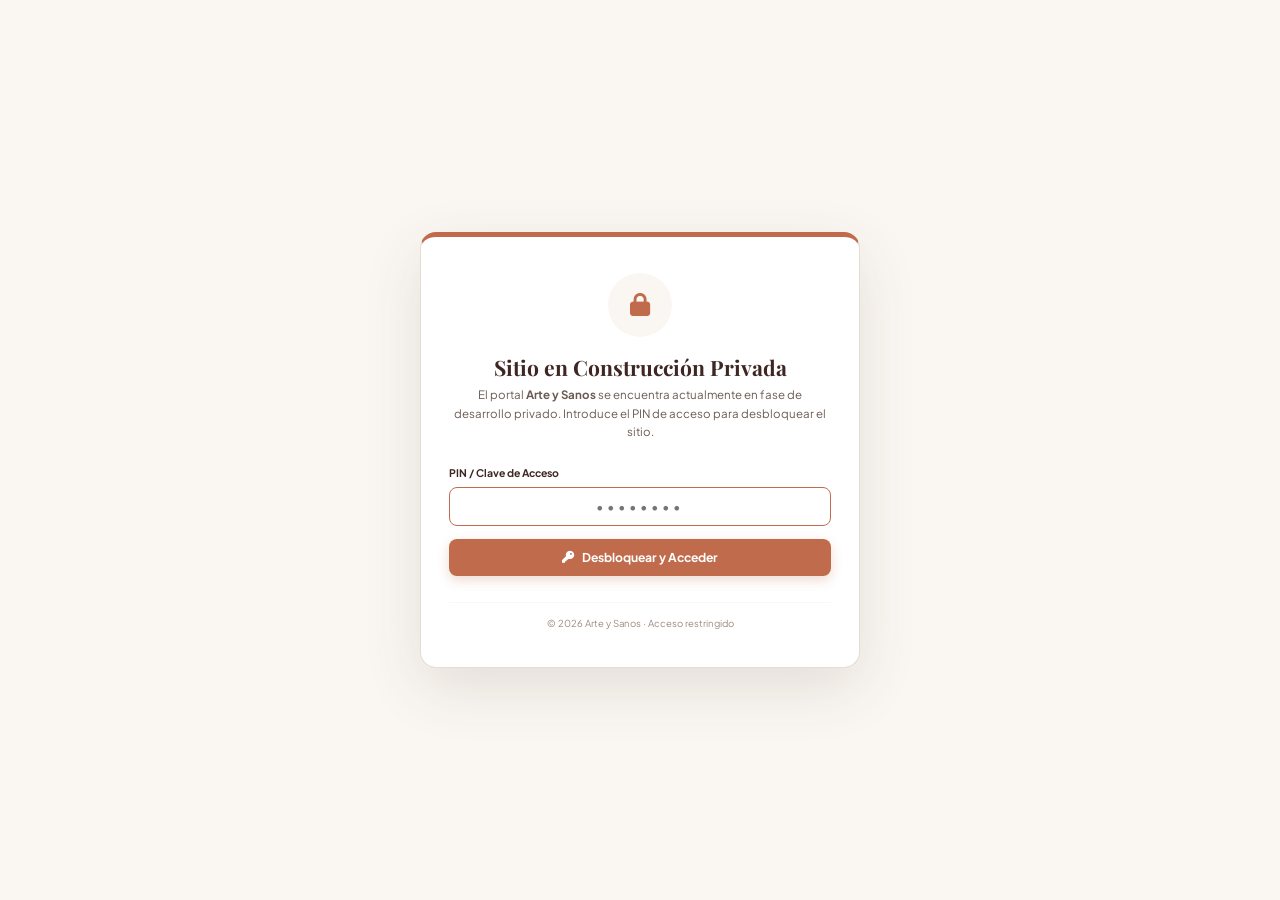
<file: aviso-legal.html>
<!DOCTYPE html>
<html lang="es">
<head>
  <meta charset="UTF-8">
  <meta name="viewport" content="width=device-width, initial-scale=1.0">
  <title>Aviso Legal | Arte y Sanos</title>
  <meta name="description" content="Aviso Legal y Condiciones Generales de Uso de Arte y Sanos conforme a la LSSI-CE y normativa española.">
  <link rel="stylesheet" href="https://cdnjs.cloudflare.com/ajax/libs/font-awesome/6.5.1/css/all.min.css">
  <link rel="preconnect" href="https://fonts.googleapis.com">
  <link rel="preconnect" href="https://fonts.gstatic.com" crossorigin>
  <link href="https://fonts.googleapis.com/css2?family=Playfair+Display:ital,wght@0,500;0,700;1,400&family=Plus+Jakarta+Sans:wght@400;500;600;700&display=swap" rel="stylesheet">
  <script src="src/siteLock.js"></script>
  <link rel="stylesheet" href="index.css">
  <script src="src/pageTransition.js"></script>
</head>
<body>
  <!-- Header -->
  <header class="header" id="mainHeader">
    <div class="container nav-wrapper">
      <a href="index.html" class="logo">
        <i class="fa-solid fa-hands-holding"></i> Arte y Sanos
      </a>
      <nav>
        <ul class="nav-links">
          <li><a href="index.html#directorio" class="nav-link">Explorar</a></li>
          <li><a href="index.html#categorias" class="nav-link">Categorías</a></li>
          <li><a href="index.html#nosotros" class="nav-link">Filosofía</a></li>
        </ul>
      </nav>
      <div class="nav-actions">
        <a href="index.html" class="btn btn-secondary" style="font-size: 0.85rem; padding: 0.5rem 1rem;">
          <i class="fa-solid fa-arrow-left"></i> Volver a la Web
        </a>
      </div>
    </div>
  </header>

  <main style="padding: 9rem 0 5rem; min-height: 80vh;">
    <div class="container" style="max-width: 900px;">
      <span class="section-tag"><i class="fa-solid fa-scale-balanced"></i> Información Legal (LSSI-CE)</span>
      <h1 style="font-size: 2.4rem; color: var(--primary-dark); margin-bottom: 1.5rem; font-family: var(--font-heading);">
        Aviso Legal
      </h1>
      <p style="color: var(--text-secondary); margin-bottom: 2rem; font-size: 0.95rem;">
        Última actualización: 21 de agosto de 2026
      </p>

      <div style="background: var(--bg-card); padding: 2.5rem; border-radius: var(--radius-md); border: 1px solid var(--border-color); box-shadow: var(--shadow-sm); line-height: 1.8; color: var(--text-primary); font-size: 0.95rem;">
        
        <h3 style="color: var(--primary-dark); margin-top: 0; font-size: 1.3rem;">1. Datos Identificativos del Titular</h3>
        <p>En cumplimiento de lo dispuesto en el artículo 10 de la Ley 34/2002, de 11 de julio, de Servicios de la Sociedad de la Información y de Comercio Electrónico (LSSI-CE), se informa a los usuarios de los datos identificativos del titular de este sitio web:</p>
        <ul style="padding-left: 1.5rem; margin: 1rem 0;">
          <li><strong>Denominación del Proyecto / Nombre Comercial:</strong> Arte y Sanos</li>
          <li><strong>Titular / Responsable:</strong> Arte y Sanos (En proceso de registro / Titular de la Plataforma)</li>
          <li><strong>NIF / CIF:</strong> Disponible previa solicitud de personas interesadas a través del canal oficial.</li>
          <li><strong>Domicilio y Ámbito Territorial:</strong> España</li>
          <li><strong>Correo Electrónico de Contacto Oficial:</strong> <a href="mailto:hola@arteysanos.es" style="color: var(--terracotta); font-weight: 600;">hola@arteysanos.es</a></li>
          <li><strong>Actividad de la Plataforma:</strong> Directorio, promoción y visibilización de talleres artesanales, diseñadores y creadores de oficios tradicionales y contemporáneos.</li>
        </ul>

        <h3 style="color: var(--primary-dark); margin-top: 2rem; font-size: 1.3rem;">2. Objeto y Ámbito de Aplicación</h3>
        <p>El presente Aviso Legal regula el acceso, navegación y uso del sitio web <strong>arteysanos-2a706.web.app</strong> (y dominios asociados). El acceso y uso del sitio web confiere la condición de Usuario e implica la aceptación plena de todas las disposiciones incluidas en este Aviso Legal, en nuestra <a href="privacidad.html" style="color: var(--terracotta); text-decoration: underline;">Política de Privacidad</a> y en los <a href="terminos.html" style="color: var(--terracotta); text-decoration: underline;">Términos y Condiciones de Uso</a>.</p>

        <h3 style="color: var(--primary-dark); margin-top: 2rem; font-size: 1.3rem;">3. Propiedad Intelectual e Industrial</h3>
        <p>Todos los derechos sobre la marca, nombre comercial, logotipo, arquitectura web, código fuente, diseño gráfico, combinaciones cromáticas e interfaces de <strong>Arte y Sanos</strong> son titularidad exclusiva de sus creadores o se dispone de las licencias correspondientes.</p>
        <p>Las fotografías, descripciones y logotipos de cada taller artesanal son propiedad de sus respectivos autores o titulares, habiendo concedido estos a <em>Arte y Sanos</em> autorización de exhibición no exclusiva para la promoción de sus oficios en el directorio.</p>

        <h3 style="color: var(--primary-dark); margin-top: 2rem; font-size: 1.3rem;">4. Exclusión de Responsabilidad</h3>
        <p><strong>Arte y Sanos</strong> actúa exclusivamente como punto de encuentro y directorio de visibilidad cultural y comercial. En consecuencia:</p>
        <ul style="padding-left: 1.5rem; margin: 1rem 0;">
          <li>No participa directamente en las transacciones comerciales, pagos o envíos acordados libremente entre usuarios y artesanos independientes.</li>
          <li>No garantiza la veracidad absoluta de los datos que los propios talleres introducen en sus fichas públicas, si bien se reserva el derecho de revisión y verificación documental.</li>
          <li>No se hace responsable del mal uso del portal ni de interrupciones técnicas imputables a proveedores de infraestructura externa o redes de telecomunicaciones.</li>
        </ul>

        <h3 style="color: var(--primary-dark); margin-top: 2rem; font-size: 1.3rem;">5. Legislación Aplicable y Jurisdicción</h3>
        <p>Para la resolución de todas las controversias o cuestiones relacionadas con el presente sitio web o de las actividades en él desarrolladas, será de aplicación la legislación española, a la que se someten expresamente las partes, siendo competentes para la resolución de todos los conflictos derivados o relacionados con su uso los Juzgados y Tribunales competentes conforme a la normativa de consumidores y usuarios.</p>

      </div>
    </div>
  </main>

  <footer class="footer">
    <div class="container text-center">
      <div style="display: flex; justify-content: center; gap: 1.5rem; margin-bottom: 1rem; flex-wrap: wrap;">
        <a href="aviso-legal.html" style="color: var(--text-secondary); font-weight: 600;">Aviso Legal</a>
        <a href="privacidad.html" style="color: var(--text-secondary); font-weight: 600;">Política de Privacidad</a>
        <a href="terminos.html" style="color: var(--text-secondary); font-weight: 600;">Términos y Condiciones</a>
        <a href="cookies.html" style="color: var(--text-secondary); font-weight: 600;">Política de Cookies</a>
      </div>
      <div>© 2026 Arte y Sanos. Todos los derechos reservados.</div>
    </div>
  </footer>
</body>
</html>
</file>
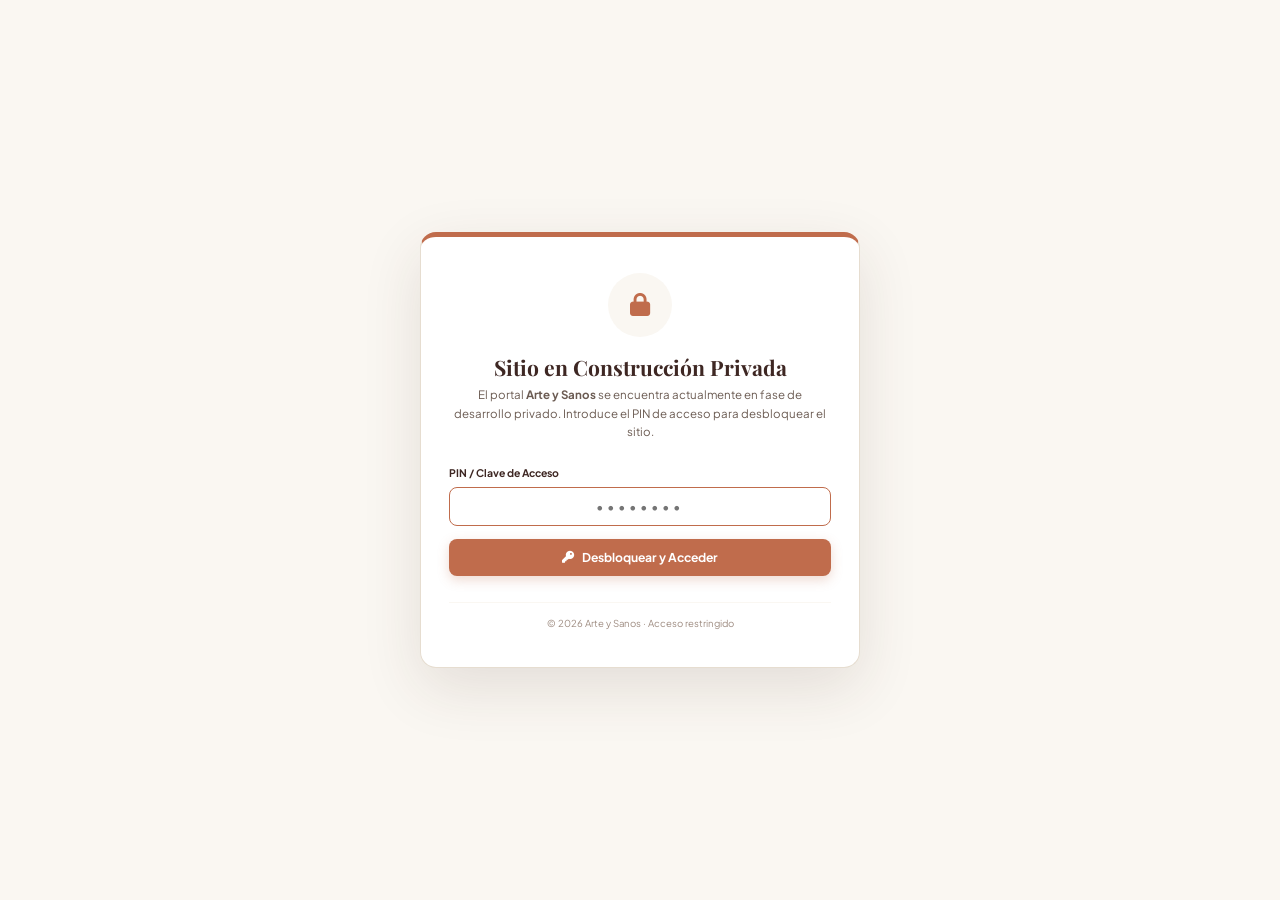
<file: cookies.html>
<!DOCTYPE html>
<html lang="es">
<head>
  <meta charset="UTF-8">
  <meta name="viewport" content="width=device-width, initial-scale=1.0">
  <title>Política de Cookies | Arte y Sanos</title>
  <meta name="description" content="Información sobre el uso de cookies técnicas y de sesión en Arte y Sanos conforme a la LSSI-CE y directrices de la AEPD.">
  <link rel="stylesheet" href="https://cdnjs.cloudflare.com/ajax/libs/font-awesome/6.5.1/css/all.min.css">
  <link rel="preconnect" href="https://fonts.googleapis.com">
  <link rel="preconnect" href="https://fonts.gstatic.com" crossorigin>
  <link href="https://fonts.googleapis.com/css2?family=Playfair+Display:ital,wght@0,500;0,700;1,400&family=Plus+Jakarta+Sans:wght@400;500;600;700&display=swap" rel="stylesheet">
  <script src="src/siteLock.js"></script>
  <link rel="stylesheet" href="index.css">
  <script src="src/pageTransition.js"></script>
</head>
<body>
  <!-- Header -->
  <header class="header" id="mainHeader">
    <div class="container nav-wrapper">
      <a href="index.html" class="logo">
        <i class="fa-solid fa-hands-holding"></i> Arte y Sanos
      </a>
      <nav>
        <ul class="nav-links">
          <li><a href="index.html#directorio" class="nav-link">Explorar</a></li>
          <li><a href="index.html#categorias" class="nav-link">Categorías</a></li>
          <li><a href="index.html#nosotros" class="nav-link">Filosofía</a></li>
        </ul>
      </nav>
      <div class="nav-actions">
        <a href="index.html" class="btn btn-secondary" style="font-size: 0.85rem; padding: 0.5rem 1rem;">
          <i class="fa-solid fa-arrow-left"></i> Volver a la Web
        </a>
      </div>
    </div>
  </header>

  <main style="padding: 9rem 0 5rem; min-height: 80vh;">
    <div class="container" style="max-width: 900px;">
      <span class="section-tag"><i class="fa-solid fa-cookie-bite"></i> Gestión de Cookies (LSSI-CE)</span>
      <h1 style="font-size: 2.4rem; color: var(--primary-dark); margin-bottom: 1.5rem; font-family: var(--font-heading);">
        Política de Cookies
      </h1>
      <p style="color: var(--text-secondary); margin-bottom: 2rem; font-size: 0.95rem;">
        Conforme al artículo 22.2 de la LSSI-CE y la Guía sobre el uso de cookies de la Agencia Española de Protección de Datos (AEPD).
      </p>

      <div style="background: var(--bg-card); padding: 2.5rem; border-radius: var(--radius-md); border: 1px solid var(--border-color); box-shadow: var(--shadow-sm); line-height: 1.8; color: var(--text-primary); font-size: 0.95rem;">
        
        <h3 style="color: var(--primary-dark); margin-top: 0; font-size: 1.3rem;">1. ¿Qué son las Cookies?</h3>
        <p>Una cookie o dispositivo de almacenamiento y recuperación de datos (como el LocalStorage) es un pequeño fichero que se descarga en el dispositivo del usuario al acceder a determinadas páginas web. Permite a un sitio web almacenar y recuperar información sobre los hábitos de navegación del usuario o de su equipo, y recordar preferencias técnicas o sesiones activas.</p>

        <h3 style="color: var(--primary-dark); margin-top: 2rem; font-size: 1.3rem;">2. Tipos de Cookies que Utilizamos</h3>
        <p>En <strong>Arte y Sanos</strong> empleamos únicamente las cookies y tecnologías de almacenamiento local estrictamente necesarias para el funcionamiento del portal y la personalización consentida:</p>

        <table style="width: 100%; border-collapse: collapse; margin: 1.5rem 0; font-size: 0.88rem;">
          <thead>
            <tr style="background: var(--bg-subtle); border-bottom: 2px solid var(--border-color); text-align: left;">
              <th style="padding: 0.75rem;">Nombre / Clave</th>
              <th style="padding: 0.75rem;">Tipo</th>
              <th style="padding: 0.75rem;">Finalidad</th>
              <th style="padding: 0.75rem;">Duración</th>
            </tr>
          </thead>
          <tbody>
            <tr style="border-bottom: 1px solid var(--border-color);">
              <td style="padding: 0.75rem;"><strong>firebase:authUser:...</strong></td>
              <td style="padding: 0.75rem;">Técnica / Esencial</td>
              <td style="padding: 0.75rem;">Mantener la sesión iniciada del usuario o artesano de forma segura.</td>
              <td style="padding: 0.75rem;">Persistente</td>
            </tr>
            <tr style="border-bottom: 1px solid var(--border-color);">
              <td style="padding: 0.75rem;"><strong>arteysanos_cookie_consent</strong></td>
              <td style="padding: 0.75rem;">Técnica / Preferencias</td>
              <td style="padding: 0.75rem;">Almacena la preferencia de aceptación o rechazo del banner de cookies.</td>
              <td style="padding: 0.75rem;">1 año</td>
            </tr>
            <tr style="border-bottom: 1px solid var(--border-color);">
              <td style="padding: 0.75rem;"><strong>arteysanos_crm_admin</strong></td>
              <td style="padding: 0.75rem;">Técnica / Sesión</td>
              <td style="padding: 0.75rem;">Autenticación temporal de la sesión administrativa del CRM.</td>
              <td style="padding: 0.75rem;">Sesión</td>
            </tr>
            <tr>
              <td style="padding: 0.75rem;"><strong>arteysanos_intro_seen</strong></td>
              <td style="padding: 0.75rem;">Preferencias UI</td>
              <td style="padding: 0.75rem;">Evita repetir la animación inicial teatral en visitas recurrentes.</td>
              <td style="padding: 0.75rem;">Persistente</td>
            </tr>
          </tbody>
        </table>

        <h3 style="color: var(--primary-dark); margin-top: 2rem; font-size: 1.3rem;">3. ¿Cómo Gestionar o Desactivar las Cookies?</h3>
        <p>Puedes cambiar tus preferencias en cualquier momento a través del banner de configuración o configurar tu navegador web para rechazar o eliminar las cookies:</p>
        <ul style="padding-left: 1.5rem; margin: 1rem 0;">
          <li><a href="https://support.google.com/chrome/answer/95647" target="_blank" style="color: var(--terracotta);">Google Chrome</a></li>
          <li><a href="https://support.mozilla.org/es/kb/habilitar-y-deshabilitar-cookies-sitios-web-rastrear-preferencias" target="_blank" style="color: var(--terracotta);">Mozilla Firefox</a></li>
          <li><a href="https://support.apple.com/es-es/HT201265" target="_blank" style="color: var(--terracotta);">Apple Safari</a></li>
          <li><a href="https://support.microsoft.com/es-es/microsoft-edge/eliminar-las-cookies-en-microsoft-edge-63947406-40ac-c3b8-57b9-2a946a29ae09" target="_blank" style="color: var(--terracotta);">Microsoft Edge</a></li>
        </ul>

      </div>
    </div>
  </main>

  <footer class="footer">
    <div class="container text-center">
      <div style="display: flex; justify-content: center; gap: 1.5rem; margin-bottom: 1rem; flex-wrap: wrap;">
        <a href="aviso-legal.html" style="color: var(--text-secondary); font-weight: 600;">Aviso Legal</a>
        <a href="privacidad.html" style="color: var(--text-secondary); font-weight: 600;">Política de Privacidad</a>
        <a href="terminos.html" style="color: var(--text-secondary); font-weight: 600;">Términos y Condiciones</a>
        <a href="cookies.html" style="color: var(--text-secondary); font-weight: 600;">Política de Cookies</a>
      </div>
      <div>© 2026 Arte y Sanos. Todos los derechos reservados.</div>
    </div>
  </footer>
</body>
</html>
</file>
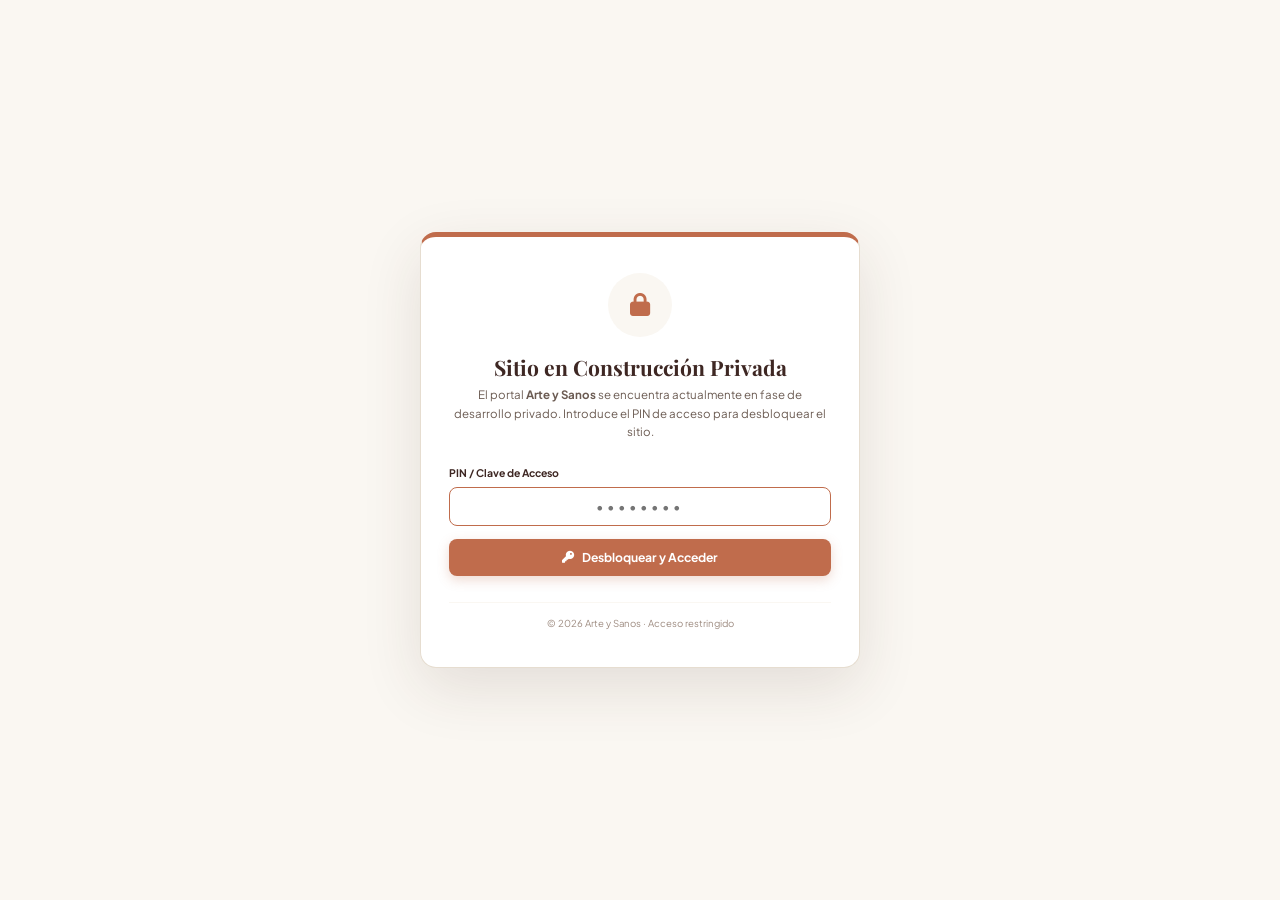
<file: privacidad.html>
<!DOCTYPE html>
<html lang="es">
<head>
  <meta charset="UTF-8">
  <meta name="viewport" content="width=device-width, initial-scale=1.0">
  <title>Política de Privacidad | Arte y Sanos</title>
  <meta name="description" content="Política de Privacidad y Protección de Datos Personales de Arte y Sanos conforme al RGPD (UE 2016/679) y LOPDGDD (Ley Orgánica 3/2018).">
  <link rel="stylesheet" href="https://cdnjs.cloudflare.com/ajax/libs/font-awesome/6.5.1/css/all.min.css">
  <link rel="preconnect" href="https://fonts.googleapis.com">
  <link rel="preconnect" href="https://fonts.gstatic.com" crossorigin>
  <link href="https://fonts.googleapis.com/css2?family=Playfair+Display:ital,wght@0,500;0,700;1,400&family=Plus+Jakarta+Sans:wght@400;500;600;700&display=swap" rel="stylesheet">
  <script src="src/siteLock.js"></script>
  <link rel="stylesheet" href="index.css">
  <script src="src/pageTransition.js"></script>
</head>
<body>
  <!-- Header -->
  <header class="header" id="mainHeader">
    <div class="container nav-wrapper">
      <a href="index.html" class="logo">
        <i class="fa-solid fa-hands-holding"></i> Arte y Sanos
      </a>
      <nav>
        <ul class="nav-links">
          <li><a href="index.html#directorio" class="nav-link">Explorar</a></li>
          <li><a href="index.html#categorias" class="nav-link">Categorías</a></li>
          <li><a href="index.html#nosotros" class="nav-link">Filosofía</a></li>
        </ul>
      </nav>
      <div class="nav-actions">
        <a href="index.html" class="btn btn-secondary" style="font-size: 0.85rem; padding: 0.5rem 1rem;">
          <i class="fa-solid fa-arrow-left"></i> Volver a la Web
        </a>
      </div>
    </div>
  </header>

  <main style="padding: 9rem 0 5rem; min-height: 80vh;">
    <div class="container" style="max-width: 900px;">
      <span class="section-tag"><i class="fa-solid fa-shield-halved"></i> Protección de Datos (RGPD & LOPDGDD)</span>
      <h1 style="font-size: 2.4rem; color: var(--primary-dark); margin-bottom: 1.5rem; font-family: var(--font-heading);">
        Política de Privacidad
      </h1>
      <p style="color: var(--text-secondary); margin-bottom: 2rem; font-size: 0.95rem;">
        Conforme al Reglamento General de Protección de Datos (UE 2016/679 - RGPD) y la Ley Orgánica 3/2018 (LOPDGDD).
      </p>

      <div style="background: var(--bg-card); padding: 2.5rem; border-radius: var(--radius-md); border: 1px solid var(--border-color); box-shadow: var(--shadow-sm); line-height: 1.8; color: var(--text-primary); font-size: 0.95rem;">
        
        <h3 style="color: var(--primary-dark); margin-top: 0; font-size: 1.3rem;">1. Responsable del Tratamiento</h3>
        <p>El responsable del tratamiento de los datos personales recabados a través de este portal es:</p>
        <ul style="padding-left: 1.5rem; margin: 1rem 0;">
          <li><strong>Identidad:</strong> Arte y Sanos (Titularidad de la Plataforma)</li>
          <li><strong>Correo de Contacto RGPD:</strong> <a href="mailto:hola@arteysanos.es" style="color: var(--terracotta); font-weight: 600;">hola@arteysanos.es</a></li>
          <li><strong>País:</strong> España</li>
        </ul>

        <h3 style="color: var(--primary-dark); margin-top: 2rem; font-size: 1.3rem;">2. Finalidad y Datos que Recogemos</h3>
        <p>Tratamos la información que nos facilitan las personas interesadas para las siguientes finalidades específicas:</p>
        <ul style="padding-left: 1.5rem; margin: 1rem 0;">
          <li><strong>Creación y Gestión de Cuentas (Clientes y Artesanos):</strong> Nombre, alias, correo electrónico y credenciales de autenticación segura (vía Firebase Authentication o Google Auth).</li>
          <li><strong>Publicación de Perfiles de Talleres y Proyectos:</strong> Datos de contacto profesional del artesano (teléfono, WhatsApp, dirección física de visita, descripción de oficio, catálogo fotográfico/videográfico de piezas artesanales).</li>
          <li><strong>Gestión de Reseñas y Comentarios en Proyectos:</strong> Valoración, texto explicativo y autor de la opinión para fomentar la transparencia de la comunidad.</li>
          <li><strong>Centro de Asistencia, Incidencias y Verificación:</strong> Resolución de consultas técnicas, peticiones de soporte o tramitación del distintivo de <em>Artesano Certificado</em>.</li>
        </ul>

        <h3 style="color: var(--primary-dark); margin-top: 2rem; font-size: 1.3rem;">3. Base Jurídica y Legitimación</h3>
        <p>La base legal para el tratamiento de sus datos es:</p>
        <ul style="padding-left: 1.5rem; margin: 1rem 0;">
          <li><strong>Consentimiento Expreso:</strong> Al marcar la casilla de verificación en formularios de registro, contacto o solicitud de verificación (Art. 6.1.a RGPD).</li>
          <li><strong>Ejecución de la Relación de Servicio:</strong> Para mantener la cuenta activa, publicar las obras del taller y gestionar el perfil público (Art. 6.1.b RGPD).</li>
          <li><strong>Interés Legítimo:</strong> Prevención del fraude, seguridad del portal y moderación de contenido inapropiado.</li>
        </ul>

        <h3 style="color: var(--primary-dark); margin-top: 2rem; font-size: 1.3rem;">4. Destinatarios y Transferencias Internacionales</h3>
        <p>No vendemos ni alquilamos tus datos personales a terceros bajo ninguna circunstancia. Para prestar el servicio técnico utilizamos proveedores de infraestructura de primer nivel tecnológico:</p>
        <ul style="padding-left: 1.5rem; margin: 1rem 0;">
          <li><strong>Google Cloud Platform & Firebase (Google Ireland Limited):</strong> Proveedor de autenticación, base de datos en tiempo real (Cloud Firestore) y almacenamiento multimedia (Cloud Storage), con servidores y garantías contractuales conforme a las Cláusulas Contractuales Tipo de la Comisión Europea.</li>
        </ul>

        <h3 style="color: var(--primary-dark); margin-top: 2rem; font-size: 1.3rem;">5. Plazo de Conservación</h3>
        <p>Los datos personales se conservarán mientras el usuario mantenga su cuenta activa en la plataforma. En caso de solicitar la baja o eliminación de la cuenta (disponible desde el panel de usuario), los datos asociados serán eliminados de forma inmediata o bloqueados durante los plazos legalmente exigibles para la atención de posibles responsabilidades.</p>

        <h3 style="color: var(--primary-dark); margin-top: 2rem; font-size: 1.3rem;">6. Derechos del Usuario (ARCO / RGPD)</h3>
        <p>El usuario puede ejercer en cualquier momento sus derechos de:</p>
        <ul style="padding-left: 1.5rem; margin: 1rem 0;">
          <li><strong>Acceso:</strong> Conocer qué datos personales tenemos sobre ti.</li>
          <li><strong>Rectificación:</strong> Modificar datos inexactos o incompletos directamente desde tu panel o solicitándolo por email.</li>
          <li><strong>Supresión (Derecho al Olvido):</strong> Solicitar la eliminación total de tus datos y cuenta.</li>
          <li><strong>Oposición, Limitación y Portabilidad</strong> de sus datos.</li>
        </ul>
        <p>Para ejercer estos derechos basta con enviar un mensaje a <a href="mailto:hola@arteysanos.es" style="color: var(--terracotta); font-weight: 600;">hola@arteysanos.es</a> indicando en el asunto "Protección de Datos - Ejercicio de Derechos", acompañando copia de documento que acredite la identidad del solicitante. Asimismo, tiene derecho a presentar una reclamación ante la <a href="https://www.aepd.es" target="_blank" style="color: var(--terracotta); text-decoration: underline;">Agencia Española de Protección de Datos (AEPD)</a>.</p>

      </div>
    </div>
  </main>

  <footer class="footer">
    <div class="container text-center">
      <div style="display: flex; justify-content: center; gap: 1.5rem; margin-bottom: 1rem; flex-wrap: wrap;">
        <a href="aviso-legal.html" style="color: var(--text-secondary); font-weight: 600;">Aviso Legal</a>
        <a href="privacidad.html" style="color: var(--text-secondary); font-weight: 600;">Política de Privacidad</a>
        <a href="terminos.html" style="color: var(--text-secondary); font-weight: 600;">Términos y Condiciones</a>
        <a href="cookies.html" style="color: var(--text-secondary); font-weight: 600;">Política de Cookies</a>
      </div>
      <div>© 2026 Arte y Sanos. Todos los derechos reservados.</div>
    </div>
  </footer>
</body>
</html>
</file>
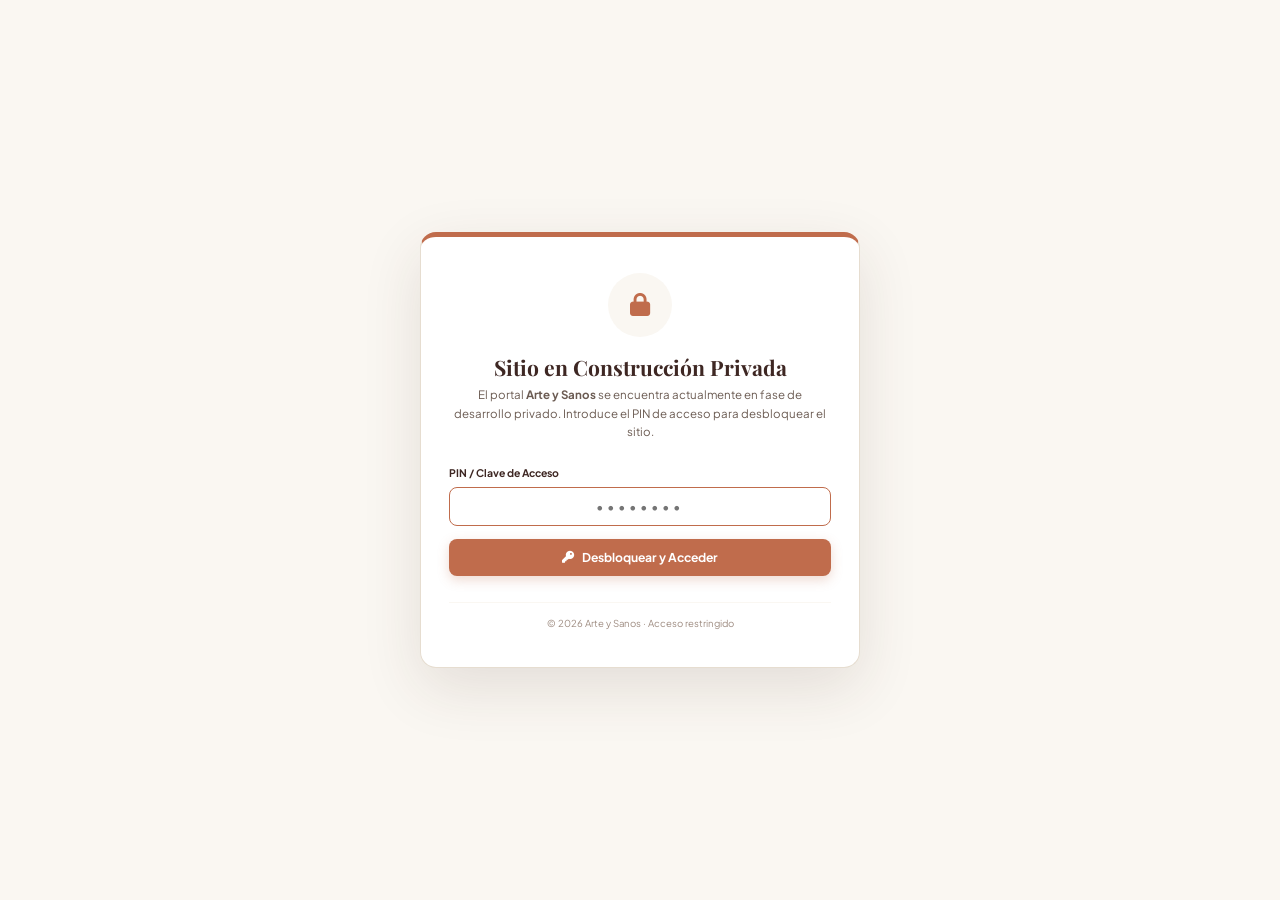
<file: terminos.html>
<!DOCTYPE html>
<html lang="es">
<head>
  <meta charset="UTF-8">
  <meta name="viewport" content="width=device-width, initial-scale=1.0">
  <title>Términos y Condiciones de Uso | Arte y Sanos</title>
  <meta name="description" content="Términos y Condiciones de Uso del Directorio y Plataforma Arte y Sanos. Normas de publicación, autoría y responsabilidades.">
  <link rel="stylesheet" href="https://cdnjs.cloudflare.com/ajax/libs/font-awesome/6.5.1/css/all.min.css">
  <link rel="preconnect" href="https://fonts.googleapis.com">
  <link rel="preconnect" href="https://fonts.gstatic.com" crossorigin>
  <link href="https://fonts.googleapis.com/css2?family=Playfair+Display:ital,wght@0,500;0,700;1,400&family=Plus+Jakarta+Sans:wght@400;500;600;700&display=swap" rel="stylesheet">
  <script src="src/siteLock.js"></script>
  <link rel="stylesheet" href="index.css">
  <script src="src/pageTransition.js"></script>
</head>
<body>
  <!-- Header -->
  <header class="header" id="mainHeader">
    <div class="container nav-wrapper">
      <a href="index.html" class="logo">
        <i class="fa-solid fa-hands-holding"></i> Arte y Sanos
      </a>
      <nav>
        <ul class="nav-links">
          <li><a href="index.html#directorio" class="nav-link">Explorar</a></li>
          <li><a href="index.html#categorias" class="nav-link">Categorías</a></li>
          <li><a href="index.html#nosotros" class="nav-link">Filosofía</a></li>
        </ul>
      </nav>
      <div class="nav-actions">
        <a href="index.html" class="btn btn-secondary" style="font-size: 0.85rem; padding: 0.5rem 1rem;">
          <i class="fa-solid fa-arrow-left"></i> Volver a la Web
        </a>
      </div>
    </div>
  </header>

  <main style="padding: 9rem 0 5rem; min-height: 80vh;">
    <div class="container" style="max-width: 900px;">
      <span class="section-tag"><i class="fa-solid fa-file-contract"></i> Condiciones de Uso</span>
      <h1 style="font-size: 2.4rem; color: var(--primary-dark); margin-bottom: 1.5rem; font-family: var(--font-heading);">
        Términos y Condiciones de Uso
      </h1>
      <p style="color: var(--text-secondary); margin-bottom: 2rem; font-size: 0.95rem;">
        Última actualización: 21 de agosto de 2026
      </p>

      <div style="background: var(--bg-card); padding: 2.5rem; border-radius: var(--radius-md); border: 1px solid var(--border-color); box-shadow: var(--shadow-sm); line-height: 1.8; color: var(--text-primary); font-size: 0.95rem;">
        
        <h3 style="color: var(--primary-dark); margin-top: 0; font-size: 1.3rem;">1. Rol de la Plataforma</h3>
        <p><strong>Arte y Sanos</strong> opera exclusivamente como una plataforma digital de directorio, catálogo cultural y puente de comunicación entre creadores artesanales y personas interesadas en sus piezas o servicios a medida. <strong>Arte y Sanos no es una tienda online directa ni procesa pagos de compraventa</strong> entre clientes y artesanos.</p>
        <p>Cualquier acuerdo económico, plazo de entrega, garantía de pieza o política de devolución de productos personalizados es pactada de manera libre, autónoma y directa entre el usuario/cliente y el taller artesano correspondiente.</p>

        <h3 style="color: var(--primary-dark); margin-top: 2rem; font-size: 1.3rem;">2. Responsabilidad de Contenido y Propiedad Intelectual de Talleres</h3>
        <p>Los artesanos y usuarios que publiquen información, descripciones, fotografías o vídeos de sus trabajos declaran y garantizan:</p>
        <ul style="padding-left: 1.5rem; margin: 1rem 0;">
          <li>Que son los autores legítimos o cuentan con las licencias y autorizaciones necesarias sobre todas las imágenes, diseños y marcas que suban a la plataforma.</li>
          <li>Que el contenido no infringe derechos de propiedad intelectual, industrial, patentes o derechos de imagen de terceros.</li>
          <li>El artesano es el <strong>único y exclusivo responsable</strong> frente a cualquier reclamación de terceros derivada del material publicado en su perfil, eximiendo expresamente a <em>Arte y Sanos</em> de cualquier responsabilidad legal o patrimonial.</li>
        </ul>

        <h3 style="color: var(--primary-dark); margin-top: 2rem; font-size: 1.3rem;">3. Normas de Conducta y Moderación</h3>
        <p>Con el fin de preservar el prestigio y la autenticidad de la comunidad de creadores, <em>Arte y Sanos</em> se reserva el derecho de:</p>
        <ul style="padding-left: 1.5rem; margin: 1rem 0;">
          <li>Moderar, suspender o eliminar perfiles de talleres que publiquen productos industriales de reventa masiva haciéndolos pasar por hechos a mano (artesanía engañosa).</li>
          <li>Eliminar comentarios, reseñas o valoraciones difamatorias, falsas, con lenguaje de odio o que constituyan spam o competencia desleal.</li>
          <li>Retirar o denegar la insignia de <em>Artesano Certificado</em> en caso de incumplimiento de los estándares artesanales.</li>
        </ul>

        <h3 style="color: var(--primary-dark); margin-top: 2rem; font-size: 1.3rem;">4. Cuentas de Usuario y Bajas</h3>
        <p>Los usuarios pueden registrarse como Clientes o como Artesanos. El titular de la cuenta es responsable de custodiar la confidencialidad de sus credenciales. Tanto clientes como artesanos pueden darse de baja y eliminar su perfil en cualquier momento desde su panel de control o enviando un correo a <a href="mailto:hola@arteysanos.es" style="color: var(--terracotta); font-weight: 600;">hola@arteysanos.es</a>.</p>

        <h3 style="color: var(--primary-dark); margin-top: 2rem; font-size: 1.3rem;">5. Modificaciones de los Términos</h3>
        <p>Nos reservamos el derecho de actualizar o modificar los presentes Términos y Condiciones para adaptarlos a novedades legislativas o mejoras en las funcionalidades del servicio. La versión actualizada siempre estará disponible y fechada en esta página.</p>

      </div>
    </div>
  </main>

  <footer class="footer">
    <div class="container text-center">
      <div style="display: flex; justify-content: center; gap: 1.5rem; margin-bottom: 1rem; flex-wrap: wrap;">
        <a href="aviso-legal.html" style="color: var(--text-secondary); font-weight: 600;">Aviso Legal</a>
        <a href="privacidad.html" style="color: var(--text-secondary); font-weight: 600;">Política de Privacidad</a>
        <a href="terminos.html" style="color: var(--text-secondary); font-weight: 600;">Términos y Condiciones</a>
        <a href="cookies.html" style="color: var(--text-secondary); font-weight: 600;">Política de Cookies</a>
      </div>
      <div>© 2026 Arte y Sanos. Todos los derechos reservados.</div>
    </div>
  </footer>
</body>
</html>
</file>
<file: index.css>
/* Sistema de Diseño "Artesanos" - Paleta Cálida & Artesanal */
:root {
  --bg-main: #FAF7F2;
  --bg-card: #FFFFFF;
  --bg-subtle: #F4EFE6;
  --bg-dark: #2C1D11;
  
  --primary-brown: #5C4033;
  --primary-dark: #3E2723;
  --terracotta: #C06C4C;
  --terracotta-hover: #A55537;
  --beige-light: #F7F3EB;
  --beige-medium: #E8DEC9;
  --warm-gold: #C5A059;
  --warm-gold-hover: #B08B45;

  --text-primary: #2B231D;
  --text-secondary: #6B5B52;
  --text-muted: #9E8C81;
  --text-light: #F7F3EB;

  --border-color: #E6DDD0;
  --border-focus: #C06C4C;

  --shadow-sm: 0 4px 15px rgba(62, 39, 35, 0.05);
  --shadow-md: 0 10px 30px rgba(62, 39, 35, 0.08);
  --shadow-lg: 0 20px 40px rgba(62, 39, 35, 0.12);

  --radius-sm: 8px;
  --radius-md: 16px;
  --radius-lg: 24px;
  --radius-full: 9999px;

  --font-heading: 'Playfair Display', Georgia, serif;
  --font-body: 'Plus Jakarta Sans', -apple-system, BlinkMacSystemFont, sans-serif;

  --transition-fast: 0.2s cubic-bezier(0.4, 0, 0.2, 1);
  --transition-normal: 0.35s cubic-bezier(0.4, 0, 0.2, 1);
}

/* Reset & Base */
*, *::before, *::after {
  box-sizing: border-box;
  margin: 0;
  padding: 0;
}

html {
  scroll-behavior: smooth;
  font-size: 12.8px; /* 80% de 16px — escala toda la UI proporcionalmente */
}

body {
  font-family: var(--font-body);
  background-color: var(--bg-main);
  color: var(--text-primary);
  line-height: 1.6;
  overflow-x: hidden;
}

/* ── Animación de Entrada Teatral (Primera Visita) ── */
body.intro-active {
  overflow: hidden !important;
}

.intro-overlay {
  position: fixed;
  top: 0;
  left: 0;
  width: 100vw;
  height: 100vh;
  z-index: 9999;
  pointer-events: none;
  display: none;
  justify-content: center;
  align-items: center;
}

/* Cortinas laterales blancas de la animación */
.intro-curtain {
  position: absolute;
  top: 0;
  width: 50vw;
  height: 100vh;
  background: #FFFFFF;
  z-index: 9997;
  transition: transform 1s cubic-bezier(0.77, 0, 0.175, 1);
}

.intro-left {
  left: 0;
  transform-origin: left center;
}

.intro-right {
  right: 0;
  transform-origin: right center;
}

/* Línea vertical marrón que baja al centro */
.intro-line {
  position: absolute;
  top: 0;
  left: 50%;
  width: 3px;
  height: 0;
  background: var(--primary-brown, #5C4033);
  z-index: 9998;
  transform: translateX(-50%);
  box-shadow: 0 0 10px rgba(92, 64, 51, 0.4);
  animation: lineGrow 0.7s cubic-bezier(0.25, 1, 0.5, 1) forwards;
}

/* Animación de crecimiento de la línea vertical */
@keyframes lineGrow {
  0% {
    height: 0%;
    opacity: 0;
  }
  50% {
    opacity: 1;
  }
  100% {
    height: 100vh;
    opacity: 1;
  }
}

/* Cuando se activa la apertura */
.intro-overlay.open .intro-left {
  transform: translateX(-100%);
}

.intro-overlay.open .intro-right {
  transform: translateX(100%);
}

.intro-overlay.open .intro-line {
  opacity: 0;
  transition: opacity 0.35s ease-out;
}

/* Animación de la página principal (Fade In de blanco + Zoom In suave) */
.page-anim-ready {
  animation: pageZoomIn 0.9s cubic-bezier(0.16, 1, 0.3, 1) forwards;
  transform-origin: center center;
}

@keyframes pageZoomIn {
  0% {
    opacity: 0;
    transform: scale(0.97);
    filter: blur(3px);
  }
  100% {
    opacity: 1;
    transform: scale(1);
    filter: blur(0);
  }
}

/* Animación de revelado progresivo y suave para tarjetas */
@keyframes smoothFadeUp {
  0% {
    opacity: 0;
    transform: translateY(18px);
  }
  100% {
    opacity: 1;
    transform: translateY(0);
  }
}

.artisan-card, .project-card, .review-card, .category-card {
  animation: smoothFadeUp 0.65s cubic-bezier(0.16, 1, 0.3, 1) both;
}

/* Retardo escalonado para que las tarjetas de la cuadrícula entren en cascada fluida */
.directory-grid > *:nth-child(1) { animation-delay: 0.05s; }
.directory-grid > *:nth-child(2) { animation-delay: 0.12s; }
.directory-grid > *:nth-child(3) { animation-delay: 0.19s; }
.directory-grid > *:nth-child(4) { animation-delay: 0.26s; }
.directory-grid > *:nth-child(5) { animation-delay: 0.33s; }
.directory-grid > *:nth-child(6) { animation-delay: 0.40s; }
.directory-grid > *:nth-child(n+7) { animation-delay: 0.45s; }

/* Transición suave de imágenes desde blanco/placeholder */
.artisan-img, .project-media {
  background-color: #FFFFFF;
  transition: opacity 0.5s ease, transform 0.4s ease, box-shadow 0.4s ease;
}

img {
  max-width: 100%;
  height: auto;
  display: block;
}

a {
  color: inherit;
  text-decoration: none;
}

button, input, select, textarea {
  font-family: inherit;
  font-size: inherit;
}

/* Contenedores */
.container {
  max-width: 1280px;
  margin: 0 auto;
  padding: 0 2rem;
}

/* Tipografía */
h1, h2, h3, h4 {
  font-family: var(--font-heading);
  color: var(--primary-dark);
  font-weight: 700;
  line-height: 1.25;
}

.section-tag {
  display: inline-flex;
  align-items: center;
  gap: 0.5rem;
  padding: 0.4rem 1.2rem;
  background-color: var(--beige-medium);
  color: var(--primary-brown);
  border-radius: var(--radius-full);
  font-size: 0.875rem;
  font-weight: 600;
  letter-spacing: 1px;
  text-transform: uppercase;
  margin-bottom: 1rem;
}

.section-title {
  font-size: 2.5rem;
  margin-bottom: 1rem;
  color: var(--primary-dark);
}

.section-subtitle {
  font-size: 1.125rem;
  color: var(--text-secondary);
  max-width: 650px;
}

.text-center { text-align: center; }
.mx-auto { margin-left: auto; margin-right: auto; }

/* Botones */
.btn {
  display: inline-flex;
  align-items: center;
  justify-content: center;
  gap: 0.6rem;
  padding: 0.9rem 1.8rem;
  border-radius: var(--radius-full);
  font-weight: 600;
  cursor: pointer;
  border: 1px solid transparent;
  transition: var(--transition-normal);
  font-size: 0.95rem;
}

.btn-primary {
  background-color: var(--terracotta);
  color: #FFF;
  box-shadow: 0 8px 20px rgba(192, 108, 76, 0.25);
}

.btn-primary:hover {
  background-color: var(--terracotta-hover);
  transform: translateY(-2px);
  box-shadow: 0 12px 25px rgba(192, 108, 76, 0.35);
}

.btn-secondary {
  background-color: var(--bg-card);
  color: var(--primary-dark);
  border: 1px solid var(--border-color);
  box-shadow: var(--shadow-sm);
}

.btn-secondary:hover {
  background-color: var(--beige-light);
  border-color: var(--warm-gold);
  transform: translateY(-2px);
}

.btn-gold {
  background-color: var(--warm-gold);
  color: #FFF;
}

.btn-gold:hover {
  background-color: var(--warm-gold-hover);
  transform: translateY(-2px);
}

/* Header & Navbar */
.header {
  position: fixed;
  top: 0;
  left: 0;
  width: 100%;
  z-index: 1000;
  transition: var(--transition-normal);
  padding: 1.25rem 0;
  background: rgba(250, 247, 242, 0.85);
  backdrop-filter: blur(12px);
  border-bottom: 1px solid rgba(230, 221, 208, 0.5);
}

.header.scrolled {
  padding: 0.8rem 0;
  box-shadow: var(--shadow-md);
  background: rgba(250, 247, 242, 0.95);
}

.nav-wrapper {
  display: flex;
  align-items: center;
  justify-content: space-between;
  gap: 1.5rem;
}

.logo {
  display: flex;
  align-items: center;
  gap: 0.6rem;
  font-family: var(--font-heading);
  font-size: 1.75rem;
  font-weight: 700;
  color: var(--primary-dark);
}

.logo i {
  color: var(--terracotta);
  font-size: 1.6rem;
}

.nav-links {
  display: flex;
  align-items: center;
  gap: 2rem;
  list-style: none;
  margin: 0 auto;
}

.nav-link {
  font-weight: 500;
  color: var(--text-secondary);
  transition: var(--transition-fast);
  position: relative;
}

.nav-link:hover, .nav-link.active {
  color: var(--terracotta);
}

.nav-link::after {
  content: '';
  position: absolute;
  bottom: -4px;
  left: 0;
  width: 0;
  height: 2px;
  background-color: var(--terracotta);
  transition: var(--transition-fast);
  border-radius: 2px;
}

.nav-link:hover::after, .nav-link.active::after {
  width: 100%;
}

.nav-actions {
  display: flex;
  align-items: center;
  gap: 0.75rem;
  flex-wrap: nowrap;
  flex-shrink: 0;
}

/* Hero Section */
.hero {
  position: relative;
  min-height: 90vh;
  padding-top: 9rem;
  padding-bottom: 5rem;
  display: flex;
  align-items: center;
  background-color: var(--bg-subtle);
  overflow: hidden;
}

.hero-bg {
  position: absolute;
  top: 0;
  right: 0;
  width: 50%;
  height: 100%;
  background-image: url('images/hero_bg_1786534843103.png');
  background-size: cover;
  background-position: center;
  opacity: 0.45;
  mask-image: linear-gradient(to right, transparent, black 40%);
  -webkit-mask-image: linear-gradient(to right, transparent, black 40%);
}

.hero-content {
  position: relative;
  z-index: 2;
  max-width: 680px;
}

.hero-badge {
  display: inline-flex;
  align-items: center;
  gap: 0.5rem;
  padding: 0.5rem 1.2rem;
  background-color: rgba(192, 108, 76, 0.1);
  color: var(--terracotta);
  border-radius: var(--radius-full);
  font-size: 0.9rem;
  font-weight: 600;
  margin-bottom: 1.5rem;
  border: 1px solid rgba(192, 108, 76, 0.2);
}

.hero-title {
  font-size: 3.75rem;
  line-height: 1.15;
  margin-bottom: 1.5rem;
  color: var(--primary-dark);
}

.hero-title span {
  color: var(--terracotta);
  font-style: italic;
}

.hero-description {
  font-size: 1.2rem;
  color: var(--text-secondary);
  margin-bottom: 2.5rem;
}

/* Hero Search Box */
.hero-search-box {
  background: var(--bg-card);
  padding: 0.6rem;
  border-radius: var(--radius-full);
  box-shadow: var(--shadow-lg);
  display: flex;
  align-items: center;
  gap: 0.5rem;
  border: 1px solid var(--border-color);
  max-width: 600px;
  transition: var(--transition-normal);
}

.hero-search-box:focus-within {
  border-color: var(--terracotta);
  box-shadow: 0 10px 35px rgba(192, 108, 76, 0.15);
}

.hero-search-input {
  flex: 1;
  border: none;
  outline: none;
  padding: 0.8rem 1.5rem;
  font-size: 1rem;
  background: transparent;
  color: var(--text-primary);
}

.hero-search-input::placeholder {
  color: var(--text-muted);
}

/* Stats Counter */
.hero-stats {
  display: flex;
  justify-content: center;
  gap: 3rem;
  margin-top: 3.5rem;
  padding-top: 2rem;
  border-top: 1px solid var(--border-color);
}

.stat-item h4 {
  font-size: 2.2rem;
  color: var(--primary-dark);
}

.stat-item p {
  font-size: 0.9rem;
  color: var(--text-secondary);
}

/* Categorías Section */
.categories-section {
  padding: 6rem 0 3rem;
}

.category-grid {
  display: grid;
  grid-template-columns: repeat(auto-fit, minmax(180px, 1fr));
  gap: 1.25rem;
  margin-top: 3rem;
}

.category-card {
  background: var(--bg-card);
  border: 1px solid var(--border-color);
  border-radius: var(--radius-md);
  padding: 1.8rem 1.2rem;
  text-align: center;
  cursor: pointer;
  transition: var(--transition-normal);
  display: flex;
  flex-direction: column;
  align-items: center;
  gap: 1rem;
}

.category-card:hover, .category-card.active {
  background: var(--beige-light);
  border-color: var(--terracotta);
  transform: translateY(-5px);
  box-shadow: var(--shadow-md);
}

.category-icon {
  width: 60px;
  height: 60px;
  border-radius: 50%;
  background: var(--bg-subtle);
  color: var(--terracotta);
  display: flex;
  align-items: center;
  justify-content: center;
  font-size: 1.6rem;
  transition: var(--transition-fast);
}

.category-card:hover .category-icon, .category-card.active .category-icon {
  background: var(--terracotta);
  color: #FFF;
}

.category-name {
  font-weight: 600;
  font-size: 1rem;
  color: var(--primary-dark);
}

.category-count {
  font-size: 0.85rem;
  color: var(--text-muted);
}

/* Directory Section */
.directory-section {
  padding: 4rem 0 7rem;
}

.directory-grid {
  display: grid;
  grid-template-columns: repeat(auto-fill, minmax(260px, 1fr));
  gap: 1.25rem;
  margin-top: 3rem;
}

/* Artisan Card */
.artisan-card {
  background: var(--bg-card);
  border-radius: var(--radius-md);
  overflow: hidden;
  border: 1px solid var(--border-color);
  box-shadow: var(--shadow-sm);
  transition: var(--transition-normal);
  display: flex;
  flex-direction: column;
  position: relative;
}

.artisan-card:hover {
  transform: translateY(-8px);
  box-shadow: var(--shadow-lg);
  border-color: var(--beige-medium);
}

.artisan-img-wrapper {
  position: relative;
  padding: 1rem 0;
  overflow: hidden;
  background: var(--bg-subtle);
  display: flex;
  align-items: center;
  justify-content: center;
}

.artisan-img {
  width: 120px;
  height: 120px;
  object-fit: cover;
  border-radius: 50%;
  border: 3px solid var(--bg-card);
  box-shadow: 0 4px 16px rgba(62, 39, 35, 0.15);
  transition: transform 0.4s ease, box-shadow 0.4s ease;
}

.artisan-card:hover .artisan-img {
  transform: scale(1.08);
  box-shadow: 0 8px 24px rgba(62, 39, 35, 0.22);
}

.artisan-badge {
  position: absolute;
  top: 1rem;
  left: 1rem;
  background: rgba(44, 29, 17, 0.8);
  backdrop-filter: blur(8px);
  color: var(--beige-light);
  padding: 0.4rem 1rem;
  border-radius: var(--radius-full);
  font-size: 0.8rem;
  font-weight: 600;
  letter-spacing: 0.5px;
}

.artisan-new-badge {
  position: absolute;
  top: 3.3rem;
  left: 1rem;
  background: linear-gradient(135deg, #2E7D32, #43A047);
  color: #FFFFFF;
  padding: 0.25rem 0.75rem;
  border-radius: var(--radius-full);
  font-size: 0.74rem;
  font-weight: 700;
  letter-spacing: 0.5px;
  box-shadow: 0 4px 10px rgba(46, 125, 50, 0.35);
  display: inline-flex;
  align-items: center;
  gap: 0.35rem;
  z-index: 5;
  animation: pulseNewBadge 2.5s infinite ease-in-out;
}

@keyframes pulseNewBadge {
  0%, 100% { transform: scale(1); }
  50% { transform: scale(1.05); }
}

.artisan-rating {
  position: absolute;
  top: 1rem;
  right: 1rem;
  background: rgba(255, 255, 255, 0.9);
  backdrop-filter: blur(8px);
  color: var(--primary-dark);
  padding: 0.3rem 0.7rem;
  border-radius: var(--radius-full);
  font-size: 0.85rem;
  font-weight: 700;
  display: flex;
  align-items: center;
  gap: 0.3rem;
}

.artisan-rating i {
  color: var(--warm-gold);
}

.artisan-body {
  padding: 1.8rem;
  display: flex;
  flex-direction: column;
  flex: 1;
}

.artisan-name {
  font-size: 1.4rem;
  margin-bottom: 0.3rem;
  color: var(--primary-dark);
}

.artisan-trade {
  color: var(--terracotta);
  font-size: 0.95rem;
  font-weight: 600;
  margin-bottom: 0.8rem;
}

.artisan-desc {
  color: var(--text-secondary);
  font-size: 0.95rem;
  margin-bottom: 1.2rem;
  display: -webkit-box;
  -webkit-line-clamp: 2;
  -webkit-box-orient: vertical;
  overflow: hidden;
}

.artisan-meta {
  display: flex;
  align-items: center;
  gap: 1rem;
  font-size: 0.85rem;
  color: var(--text-muted);
  margin-top: auto;
  padding-top: 1rem;
  border-top: 1px solid var(--bg-subtle);
}

.artisan-meta i {
  color: var(--terracotta);
}

.artisan-footer {
  margin-top: 1.2rem;
  display: flex;
  align-items: center;
  justify-content: space-between;
  gap: 0.5rem;
}

/* Section "Unirse / Registro" Banner */
.join-banner {
  background: linear-gradient(135deg, var(--primary-dark) 0%, #1A0E07 100%);
  color: var(--text-light);
  border-radius: var(--radius-lg);
  padding: 4.5rem 3rem;
  position: relative;
  overflow: hidden;
  box-shadow: var(--shadow-lg);
  margin: 4rem 0;
}

.join-banner-bg {
  position: absolute;
  top: 0;
  right: 0;
  width: 40%;
  height: 100%;
  background: radial-gradient(circle, rgba(192, 108, 76, 0.2) 0%, transparent 70%);
}

.join-banner-content {
  position: relative;
  z-index: 2;
  max-width: 650px;
}

.join-banner h2 {
  color: #FFF;
  font-size: 2.8rem;
  margin-bottom: 1.2rem;
}

.join-banner p {
  color: var(--beige-medium);
  font-size: 1.15rem;
  margin-bottom: 2rem;
}

/* Modales */
.modal-overlay {
  position: fixed;
  top: 0;
  left: 0;
  width: 100%;
  height: 100%;
  background: rgba(20, 12, 7, 0.75);
  backdrop-filter: blur(8px);
  z-index: 2000;
  display: flex;
  align-items: center;
  justify-content: center;
  opacity: 0;
  pointer-events: none;
  transition: opacity 0.3s ease;
  padding: 1.5rem;
  cursor: pointer;
}

.modal-overlay.active {
  opacity: 1;
  pointer-events: all;
}

.modal-card {
  background: var(--bg-card);
  border-radius: 24px;
  max-width: 750px;
  width: 100%;
  height: auto;
  max-height: 85vh;
  display: flex;
  flex-direction: column;
  box-shadow: 0 25px 50px rgba(0, 0, 0, 0.3);
  position: relative;
  transform: translateY(20px) scale(0.95);
  transition: transform 0.3s cubic-bezier(0.34, 1.56, 0.64, 1);
  border: 1px solid var(--border-color);
  cursor: default;
  overflow: hidden !important;
  box-sizing: border-box;
}

.modal-overlay.active .modal-card {
  transform: translateY(0) scale(1);
}

/* ── Botón cerrar: área fija NO scrollable ── */
.modal-close {
  position: absolute;
  top: 1.2rem;
  right: 1.5rem;
  width: 38px;
  height: 38px;
  border-radius: 50%;
  background: var(--bg-subtle);
  border: none;
  color: var(--primary-dark);
  font-size: 1.1rem;
  cursor: pointer;
  display: flex;
  align-items: center;
  justify-content: center;
  transition: var(--transition-fast);
  z-index: 25;
  flex-shrink: 0;
}

.modal-close:hover {
  background: var(--terracotta);
  color: #FFF;
}

/* ── Cuerpo scrollable del modal — la scrollbar queda DENTRO del recuadro ── */
.modal-body {
  padding: 2.5rem 2rem 2.5rem 2.5rem;
  overflow-y: auto !important;
  overflow-x: hidden;
  flex: 1 1 auto;
  min-height: 0;
  margin: 12px 10px 12px 0;

  /* Firefox */
  scrollbar-width: thin !important;
  scrollbar-color: #5C4033 #F4EFE6 !important;
}

/* Chrome / Edge / Safari */
.modal-body::-webkit-scrollbar {
  width: 10px !important;
  display: block !important;
}

.modal-body::-webkit-scrollbar-track {
  background: #F4EFE6 !important;
  border-radius: 10px !important;
}

.modal-body::-webkit-scrollbar-thumb {
  background-color: #5C4033 !important;
  border-radius: 10px !important;
  border: 2px solid #F4EFE6 !important;
}

.modal-body::-webkit-scrollbar-thumb:hover {
  background-color: #3E2723 !important;
}

/* Modal Form Styles */
.form-group {
  margin-bottom: 1.4rem;
}

.form-label {
  display: block;
  font-weight: 600;
  color: var(--primary-dark);
  margin-bottom: 0.5rem;
  font-size: 0.95rem;
}

.form-input, .form-select, .form-textarea {
  width: 100%;
  padding: 0.85rem 1.2rem;
  border-radius: var(--radius-sm);
  border: 1px solid var(--border-color);
  background: var(--bg-main);
  color: var(--text-primary);
  transition: var(--transition-fast);
}

.form-input:focus, .form-select:focus, .form-textarea:focus {
  outline: none;
  border-color: var(--terracotta);
  background: #FFF;
  box-shadow: 0 0 0 4px rgba(192, 108, 76, 0.12);
}

.form-row {
  display: grid;
  grid-template-columns: 1fr 1fr;
  gap: 1rem;
}

/* Detail Modal Styling */
.modal-header-hero {
  height: 280px;
  position: relative;
  overflow: hidden;
}

.modal-header-hero img {
  width: 100%;
  height: 100%;
  object-fit: cover;
}

.modal-header-overlay {
  position: absolute;
  bottom: 0;
  left: 0;
  width: 100%;
  padding: 2rem 2.5rem 1.5rem;
  background: linear-gradient(to top, rgba(44, 29, 17, 0.9) 0%, transparent 100%);
  color: #FFF;
}

.modal-header-overlay h2 {
  color: #FFF;
  font-size: 2.2rem;
}

.contact-info-box {
  background: var(--beige-light);
  padding: 1.5rem;
  border-radius: var(--radius-md);
  margin: 1.5rem 0;
  display: grid;
  grid-template-columns: repeat(auto-fit, minmax(200px, 1fr));
  gap: 1.2rem;
  border: 1px solid var(--border-color);
}

.contact-item {
  display: flex;
  align-items: center;
  gap: 0.8rem;
}

.contact-item i {
  width: 40px;
  height: 40px;
  background: var(--bg-card);
  color: var(--terracotta);
  border-radius: 50%;
  display: flex;
  align-items: center;
  justify-content: center;
  font-size: 1.1rem;
  box-shadow: var(--shadow-sm);
}

/* Footer */
.footer {
  background: var(--bg-dark);
  color: var(--beige-medium);
  padding: 5rem 0 2rem;
  border-top: 1px solid rgba(255, 255, 255, 0.05);
}

.footer-grid {
  display: grid;
  grid-template-columns: 2fr repeat(3, 1fr);
  gap: 3rem;
  margin-bottom: 4rem;
}

.footer-brand h3 {
  color: #FFF;
  font-size: 1.8rem;
  margin-bottom: 1rem;
}

.footer-brand p {
  color: var(--text-muted);
  font-size: 0.95rem;
  max-width: 320px;
}

.footer-title {
  color: #FFF;
  font-family: var(--font-heading);
  font-size: 1.2rem;
  margin-bottom: 1.2rem;
}

.footer-links {
  list-style: none;
  display: flex;
  flex-direction: column;
  gap: 0.9rem;
  padding: 0;
  margin: 0;
}

.footer-links li {
  margin: 0;
  padding: 0;
}

.footer-links a {
  color: var(--text-muted);
  transition: var(--transition-fast);
  display: inline-flex;
  align-items: center;
  gap: 0.65rem;
  font-size: 0.95rem;
  line-height: 1.4;
  text-decoration: none;
}

.footer-links a i {
  width: 20px;
  font-size: 1.05rem;
  color: var(--terracotta);
  text-align: center;
  flex-shrink: 0;
  transition: transform 0.2s ease;
}

.footer-links a:hover {
  color: #FFFFFF;
}

.footer-links a:hover i {
  transform: scale(1.15);
  color: var(--warm-gold);
}

.footer-bottom {
  padding-top: 2.5rem;
  margin-top: 2rem;
  border-top: 1px solid rgba(255, 255, 255, 0.1);
  display: flex !important;
  flex-direction: column !important;
  align-items: center !important;
  justify-content: center !important;
  text-align: center !important;
  width: 100%;
  margin-left: auto;
  margin-right: auto;
  gap: 1.2rem;
  font-size: 0.85rem;
  color: var(--text-muted);
}

/* Pestañas del Panel de la Tienda */
.tab-btn {
  background: transparent;
  border: none;
  padding: 0.8rem 1.4rem;
  font-weight: 600;
  color: var(--text-secondary);
  cursor: pointer;
  border-bottom: 3px solid transparent;
  transition: var(--transition-fast);
  display: flex;
  align-items: center;
  gap: 0.5rem;
}

.tab-btn:hover {
  color: var(--terracotta);
}

.tab-btn.active {
  color: var(--terracotta);
  border-bottom-color: var(--terracotta);
}

/* Promo Badge en Tarjetas de Artesano */
.promo-badge {
  position: absolute;
  bottom: 1rem;
  right: 1rem;
  background: linear-gradient(135deg, var(--warm-gold) 0%, #B08B45 100%);
  color: #FFF;
  padding: 0.4rem 0.9rem;
  border-radius: var(--radius-full);
  font-size: 0.8rem;
  font-weight: 700;
  box-shadow: 0 4px 12px rgba(197, 160, 89, 0.4);
  display: flex;
  align-items: center;
  gap: 0.4rem;
  animation: pulseGold 2s infinite;
}

@keyframes pulseGold {
  0% { transform: scale(1); }
  50% { transform: scale(1.04); }
  100% { transform: scale(1); }
}

/* Galería de Trabajos */
.artisan-gallery-grid {
  display: grid;
  grid-template-columns: repeat(auto-fill, minmax(130px, 1fr));
  gap: 0.8rem;
  margin: 1.5rem 0;
}

.artisan-gallery-item {
  height: 110px;
  border-radius: var(--radius-sm);
  overflow: hidden;
  border: 1px solid var(--border-color);
}

.artisan-gallery-item img {
  width: 100%;
  height: 100%;
  object-fit: cover;
  transition: transform 0.3s ease;
}

.artisan-gallery-item img:hover {
  transform: scale(1.1);
}

/* Toast Notifications */
.toast-container {
  position: fixed;
  bottom: 2rem;
  right: 2rem;
  z-index: 3000;
  display: flex;
  flex-direction: column;
  gap: 0.8rem;
}

.toast {
  background: var(--primary-dark);
  color: #FFF;
  padding: 1rem 1.5rem;
  border-radius: var(--radius-md);
  box-shadow: var(--shadow-lg);
  display: flex;
  align-items: center;
  gap: 0.8rem;
  animation: slideInRight 0.4s ease forwards;
  border-left: 4px solid var(--terracotta);
}

@keyframes slideInRight {
  from { transform: translateX(100%); opacity: 0; }
  to { transform: translateX(0); opacity: 1; }
}

/* ── Modal "Gestionar Mi Tienda" (Escala compacta al 85% & Gran Espacio) ── */
#shopManageModal .modal-card {
  max-width: 1260px;
  width: 95vw;
  height: 90vh;
  max-height: 90vh;
  border-radius: 22px;
  background: #FCFAF8;
  border: 1px solid rgba(192, 108, 76, 0.15);
  box-shadow: 0 30px 80px rgba(44, 29, 17, 0.25);
  font-size: 0.85rem;
}

#shopManageModal .modal-body {
  padding: 1.6rem 2.2rem 2.2rem 2.2rem;
}

/* Barra de pestañas segmentada moderna (Sticky para máxima comodidad) */
.shop-tabs-nav {
  position: sticky;
  top: 0;
  z-index: 20;
  background: #FCFAF8;
  padding: 0.3rem 0 0.6rem 0;
  margin-bottom: 1.2rem;
  display: flex;
  gap: 0.4rem;
  overflow-x: auto;
  border-bottom: 1px solid rgba(230, 221, 208, 0.7);
}

.shop-tabs-nav .tab-btn {
  padding: 0.55rem 1.05rem;
  border: 1px solid var(--border-color);
  border-radius: 10px;
  font-weight: 600;
  font-size: 0.82rem;
  color: #6D4C41;
  background: #F0EAE1;
  cursor: pointer;
  display: inline-flex;
  align-items: center;
  gap: 0.5rem;
  transition: all 0.2s cubic-bezier(0.4, 0, 0.2, 1);
  white-space: nowrap;
}

.shop-tabs-nav .tab-btn:hover {
  color: var(--terracotta);
  background: #FFFFFF;
  border-color: var(--terracotta);
}

.shop-tabs-nav .tab-btn.active {
  color: var(--primary-dark);
  background: #FFFFFF;
  border-color: var(--terracotta);
  box-shadow: 0 3px 10px rgba(62, 39, 35, 0.08);
  font-weight: 700;
}

/* Tarjetas y Contenedores Interiores del Panel */
.dashboard-card {
  background: #FFFFFF;
  border: 1px solid #EBE4DA;
  border-radius: 16px;
  padding: 1.3rem 1.6rem;
  box-shadow: 0 3px 15px rgba(62, 39, 35, 0.03);
  margin-bottom: 1.2rem;
}

.dashboard-card-title {
  font-size: 1.05rem;
  color: var(--primary-dark);
  font-weight: 700;
  margin-bottom: 1rem;
  display: flex;
  align-items: center;
  gap: 0.5rem;
}

/* Inputs & Form Elements dentro de shopManageModal (85% scale) */
#shopManageModal .form-group {
  margin-bottom: 0.9rem;
}

#shopManageModal .form-label {
  font-size: 0.82rem;
  margin-bottom: 0.3rem;
  font-weight: 600;
}

#shopManageModal .form-input,
#shopManageModal .form-select,
#shopManageModal .form-textarea {
  padding: 0.65rem 0.95rem;
  font-size: 0.85rem;
  border-radius: 8px;
}

#shopManageModal .btn {
  font-size: 0.85rem;
  padding: 0.6rem 1.2rem;
  border-radius: 8px;
}

/* ==========================================================================
   SISTEMA RESPONSIVE 100% (Móviles, Tablets & Pantallas Grandes)
   ========================================================================== */

/* ── Botón Menú Móvil & Drawer ── */
.mobile-nav-toggle {
  display: none;
  background: var(--bg-card);
  border: 1px solid var(--border-color);
  color: var(--primary-dark);
  font-size: 1.2rem;
  width: 42px;
  height: 42px;
  border-radius: 10px;
  cursor: pointer;
  align-items: center;
  justify-content: center;
  transition: var(--transition-fast);
  box-shadow: var(--shadow-sm);
  z-index: 1001;
  flex-shrink: 0;
}

.mobile-nav-toggle:hover {
  background: var(--beige-light);
  color: var(--terracotta);
}

.mobile-menu-drawer {
  display: none;
  position: fixed;
  top: 65px;
  left: 0;
  width: 100%;
  background: rgba(250, 247, 242, 0.98);
  backdrop-filter: blur(16px);
  -webkit-backdrop-filter: blur(16px);
  border-bottom: 1px solid var(--border-color);
  box-shadow: 0 15px 35px rgba(44, 29, 17, 0.12);
  padding: 1.5rem 1.5rem 2rem;
  z-index: 999;
  flex-direction: column;
  gap: 1.2rem;
  transform: translateY(-10px);
  opacity: 0;
  pointer-events: none;
  transition: transform 0.3s ease, opacity 0.3s ease;
}

.mobile-menu-drawer.active {
  display: flex;
  transform: translateY(0);
  opacity: 1;
  pointer-events: auto;
}

.mobile-nav-links {
  list-style: none;
  display: flex;
  flex-direction: column;
  gap: 0.8rem;
  border-bottom: 1px solid var(--border-color);
  padding-bottom: 1.2rem;
}

.mobile-nav-links .nav-link {
  font-size: 1.05rem;
  font-weight: 600;
  padding: 0.5rem 0;
  display: block;
}

.mobile-auth-actions {
  display: flex;
  flex-direction: column;
  gap: 0.8rem;
}

.mobile-auth-actions .btn {
  width: 100%;
  justify-content: center;
}

/* ── Media Queries: Tablets y Laptops Compactas (max-width: 992px) ── */
@media (max-width: 992px) {
  .header:not(#mainHeader.perfil-header) .nav-links { display: none; }
  .mobile-nav-toggle { display: flex; }
  
  /* En la página de perfil, permitir volver al directorio y botones de perfil compactos */
  .header .nav-links {
    gap: 0.8rem;
  }
  
  .hero-title { font-size: clamp(2.2rem, 5.5vw, 3.2rem); }
  .hero-bg { width: 100%; opacity: 0.22; mask-image: none; -webkit-mask-image: none; }
  
  .directory-grid {
    grid-template-columns: repeat(auto-fill, minmax(min(100%, 280px), 1fr));
    gap: 1.3rem;
  }
  
  .footer-grid {
    grid-template-columns: 1fr 1fr;
    gap: 2.5rem;
  }
}

/* ── Media Queries: Smartphones y Tablets Pequeñas (max-width: 768px) ── */
@media (max-width: 768px) {
  .container { padding: 0 1.2rem; }
  
  /* Navbar */
  .header { padding: 0.75rem 0; }
  .header.scrolled { padding: 0.55rem 0; }
  .logo { font-size: 1.35rem; }
  #navAuthActions { display: none; } /* Gestionado limpiamente desde mobile drawer */
  
  /* Hero */
  .hero {
    padding-top: 5.8rem;
    padding-bottom: 3.2rem;
    min-height: auto;
  }
  
  .hero-badge {
    font-size: 0.8rem;
    padding: 0.35rem 0.85rem;
    margin-bottom: 1rem;
  }
  
  .hero-title {
    font-size: clamp(1.85rem, 6.8vw, 2.5rem);
    margin-bottom: 1rem;
    line-height: 1.2;
  }
  
  .hero-description {
    font-size: 0.95rem;
    margin-bottom: 1.6rem;
    line-height: 1.55;
  }
  
  .hero-search-box {
    padding: 0.4rem;
  }
  
  .hero-search-input {
    padding: 0.6rem 0.8rem;
    font-size: 0.9rem;
  }
  
  .hero-stats {
    display: grid;
    grid-template-columns: repeat(3, 1fr);
    gap: 0.6rem;
    margin-top: 1.8rem;
  }
  
  .stat-item h4 {
    font-size: 1.35rem;
  }
  
  .stat-item p {
    font-size: 0.78rem;
  }

  /* Categorías */
  .categories-section {
    padding: 3.2rem 0;
  }
  
  .section-title {
    font-size: 1.75rem;
  }
  
  .section-subtitle {
    font-size: 0.92rem;
  }
  
  .category-grid {
    grid-template-columns: repeat(auto-fill, minmax(130px, 1fr));
    gap: 0.75rem;
  }
  
  .category-card {
    padding: 1.1rem 0.75rem;
  }
  
  .category-icon {
    width: 44px;
    height: 44px;
    font-size: 1.15rem;
  }
  
  .category-name {
    font-size: 0.85rem;
  }
  
  .category-count {
    font-size: 0.75rem;
  }

  /* Directorio */
  .directory-section {
    padding: 3.2rem 0;
  }
  
  .directory-grid {
    grid-template-columns: 1fr;
    gap: 1.3rem;
  }
  
  .artisan-card-media {
    height: 200px;
  }

  /* Banner Unirse */
  .join-banner {
    padding: 2.2rem 1.4rem;
    margin-top: 3rem;
    border-radius: 18px;
  }
  
  .join-banner h2 {
    font-size: 1.45rem;
    margin-bottom: 0.7rem;
  }
  
  .join-banner p {
    font-size: 0.9rem;
    margin-bottom: 1.4rem;
  }
  
  .join-banner .btn {
    width: 100%;
    justify-content: center;
  }

  /* Modales Universales en Móvil */
  .modal-overlay {
    padding: 0.5rem;
  }
  
  .modal-card {
    border-radius: 18px;
    max-height: 94vh;
    width: 100%;
  }
  
  .modal-body {
    padding: 1.3rem 1rem 1.5rem !important;
    margin: 4px 2px 4px 0 !important;
  }
  
  .modal-close {
    top: 0.7rem;
    right: 0.7rem;
    width: 34px;
    height: 34px;
    font-size: 0.95rem;
  }
  
  .form-row {
    grid-template-columns: 1fr !important;
    gap: 0.8rem !important;
  }
  
  /* Shop Manage Modal en Móvil */
  #shopManageModal .modal-card {
    width: 100vw;
    height: 95vh;
    max-height: 95vh;
    border-radius: 16px;
  }
  
  #shopManageModal .modal-body {
    padding: 1.1rem 0.85rem 1.6rem !important;
  }
  
  .dashboard-card {
    padding: 1rem 0.9rem !important;
    border-radius: 12px !important;
  }

  /* Footer */
  .footer {
    padding: 3.5rem 0 2rem;
  }
  
  .footer-grid {
    grid-template-columns: 1fr;
    gap: 2rem;
  }

  /* Perfil y Proyectos en Móvil */
  .profile-details-grid {
    grid-template-columns: 1fr !important;
    gap: 1.5rem !important;
  }

  .profile-header-card {
    flex-direction: column !important;
    text-align: center !important;
    align-items: center !important;
    gap: 1.2rem !important;
  }

  .profile-meta-chips {
    justify-content: center !important;
    gap: 0.5rem !important;
  }

  .profile-actions-box {
    width: 100% !important;
  }

  .profile-actions-box .btn {
    width: 100% !important;
    justify-content: center !important;
  }

  /* CRM en Tablet / Móvil */
  .crm-header {
    padding: 0.8rem 1rem !important;
    flex-direction: column !important;
    align-items: stretch !important;
    gap: 0.8rem !important;
  }

  .crm-nav {
    padding: 0 1rem !important;
    overflow-x: auto !important;
    white-space: nowrap !important;
    gap: 0.8rem !important;
    -webkit-overflow-scrolling: touch;
  }

  .crm-nav-item {
    font-size: 0.85rem !important;
    padding: 0.8rem 0.4rem !important;
  }

  .crm-stats-grid {
    grid-template-columns: repeat(2, 1fr) !important;
    gap: 0.8rem !important;
  }

  .crm-stat-card {
    padding: 1rem 0.8rem !important;
    gap: 0.8rem !important;
  }

  .crm-stat-icon {
    width: 38px !important;
    height: 38px !important;
    font-size: 1.1rem !important;
  }
}

/* ── Media Queries: Pantallas muy pequeñas / Móviles compactos (max-width: 480px) ── */
@media (max-width: 480px) {
  .container { padding: 0 0.85rem; }
  
  .hero-search-box {
    flex-direction: column;
    border-radius: 14px;
    padding: 0.5rem;
    gap: 0.5rem;
    align-items: stretch;
  }
  
  .hero-search-box .btn {
    width: 100%;
    border-radius: 9px;
    padding: 0.75rem;
  }
  
  .hero-stats {
    grid-template-columns: 1fr;
    gap: 0.8rem;
  }
  
  .category-grid {
    grid-template-columns: repeat(2, 1fr);
    gap: 0.6rem;
  }

  .category-card {
    padding: 0.9rem 0.5rem;
  }
  
  .btn {
    padding: 0.65rem 1.1rem;
    font-size: 0.85rem;
  }

  .crm-stats-grid {
    grid-template-columns: 1fr !important;
  }

  .modal-overlay {
    padding: 0.25rem !important;
  }

  .modal-card {
    border-radius: 14px !important;
    max-height: 96vh !important;
  }

  .modal-body {
    padding: 1.1rem 0.8rem 1.4rem !important;
  }

  .form-input, .form-select, .form-textarea {
    font-size: 0.9rem !important;
    padding: 0.65rem 0.85rem !important;
  }
}

/* ── Insignias de Funcionalidades del Taller (Encargos & Visitable) ── */
.badge-feature {
  display: inline-flex;
  align-items: center;
  gap: 0.35rem;
  font-size: 0.72rem;
  font-weight: 700;
  padding: 0.2rem 0.6rem;
  border-radius: 20px;
  line-height: 1.2;
}

.badge-custom-orders {
  background: rgba(197, 160, 89, 0.14);
  color: #7D5C14;
  border: 1px solid rgba(197, 160, 89, 0.45);
}

.badge-visitable {
  background: rgba(192, 108, 76, 0.12);
  color: var(--terracotta);
  border: 1px solid rgba(192, 108, 76, 0.35);
}

/* ── Precios y Ficha Técnica de Proyectos ── */
.project-card-price-badge {
  position: absolute;
  top: 0.8rem;
  left: 0.8rem;
  background: rgba(44, 29, 17, 0.85);
  color: #FFF;
  backdrop-filter: blur(6px);
  padding: 0.25rem 0.65rem;
  border-radius: 20px;
  font-size: 0.78rem;
  font-weight: 700;
  display: inline-flex;
  align-items: center;
  gap: 0.3rem;
  border: 1px solid rgba(255, 255, 255, 0.2);
  box-shadow: 0 4px 10px rgba(0, 0, 0, 0.15);
}

.project-price-tag {
  background: rgba(197, 160, 89, 0.18);
  color: #7D5C14;
  border: 1.5px solid var(--warm-gold);
  padding: 0.3rem 0.8rem;
  border-radius: 20px;
  font-size: 0.88rem;
  font-weight: 700;
  display: inline-flex;
  align-items: center;
  gap: 0.4rem;
}

.project-tech-sheet {
  background: #FFFFFF;
  border: 1px solid var(--border-color);
  border-radius: 12px;
  padding: 1rem 1.2rem;
  box-shadow: 0 4px 15px rgba(62, 39, 35, 0.03);
}

.tech-sheet-grid {
  display: grid;
  grid-template-columns: repeat(auto-fit, minmax(180px, 1fr));
  gap: 1rem;
}

.tech-item {
  display: flex;
  flex-direction: column;
  gap: 0.2rem;
}

.tech-label {
  font-size: 0.75rem;
  color: var(--text-muted);
  font-weight: 600;
  text-transform: uppercase;
  letter-spacing: 0.5px;
  display: flex;
  align-items: center;
  gap: 0.35rem;
}

.tech-val {
  font-size: 0.95rem;
  color: var(--primary-dark);
  font-weight: 700;
}

/* ── Botones Flotantes: Asistencia y Chat (Posicionamiento armonioso) ── */
#btnFloatingSupport {
  position: fixed !important;
  bottom: 2rem !important;
  right: 6.8rem !important; /* Colocado a la izquierda del botón circular de chat */
  z-index: 3900 !important;
  background: var(--primary-dark);
  color: #FFF;
  border: none;
  border-radius: 30px;
  padding: 0.75rem 1.3rem;
  display: flex;
  align-items: center;
  gap: 0.6rem;
  font-family: 'Plus Jakarta Sans', sans-serif;
  font-weight: 700;
  font-size: 0.9rem;
  box-shadow: 0 6px 20px rgba(62, 39, 35, 0.35);
  cursor: pointer;
  transition: transform 0.2s ease, box-shadow 0.2s ease, background 0.2s ease;
}

#btnFloatingSupport:hover {
  transform: translateY(-3px);
  box-shadow: 0 10px 25px rgba(62, 39, 35, 0.45);
  background: #2C1D11;
}

#chatFloatingButton {
  position: fixed !important;
  bottom: 2rem !important;
  right: 1.8rem !important;
  z-index: 4000 !important;
}

#chatWindowContainer {
  position: fixed !important;
  bottom: 6.6rem !important;
  right: 1.8rem !important;
  z-index: 4000 !important;
}

@media (max-width: 768px) {
  #btnFloatingSupport {
    bottom: 6rem !important; /* En móviles apilados verticalmente para no chocar */
    right: 1.5rem !important;
    padding: 0.6rem 1rem !important;
    font-size: 0.82rem !important;
  }
  #chatFloatingButton {
    bottom: 1.5rem !important;
    right: 1.5rem !important;
  }
  #chatWindowContainer {
    bottom: 5.5rem !important;
    right: 1rem !important;
    width: calc(100vw - 2rem) !important;
  }
}
</file>
